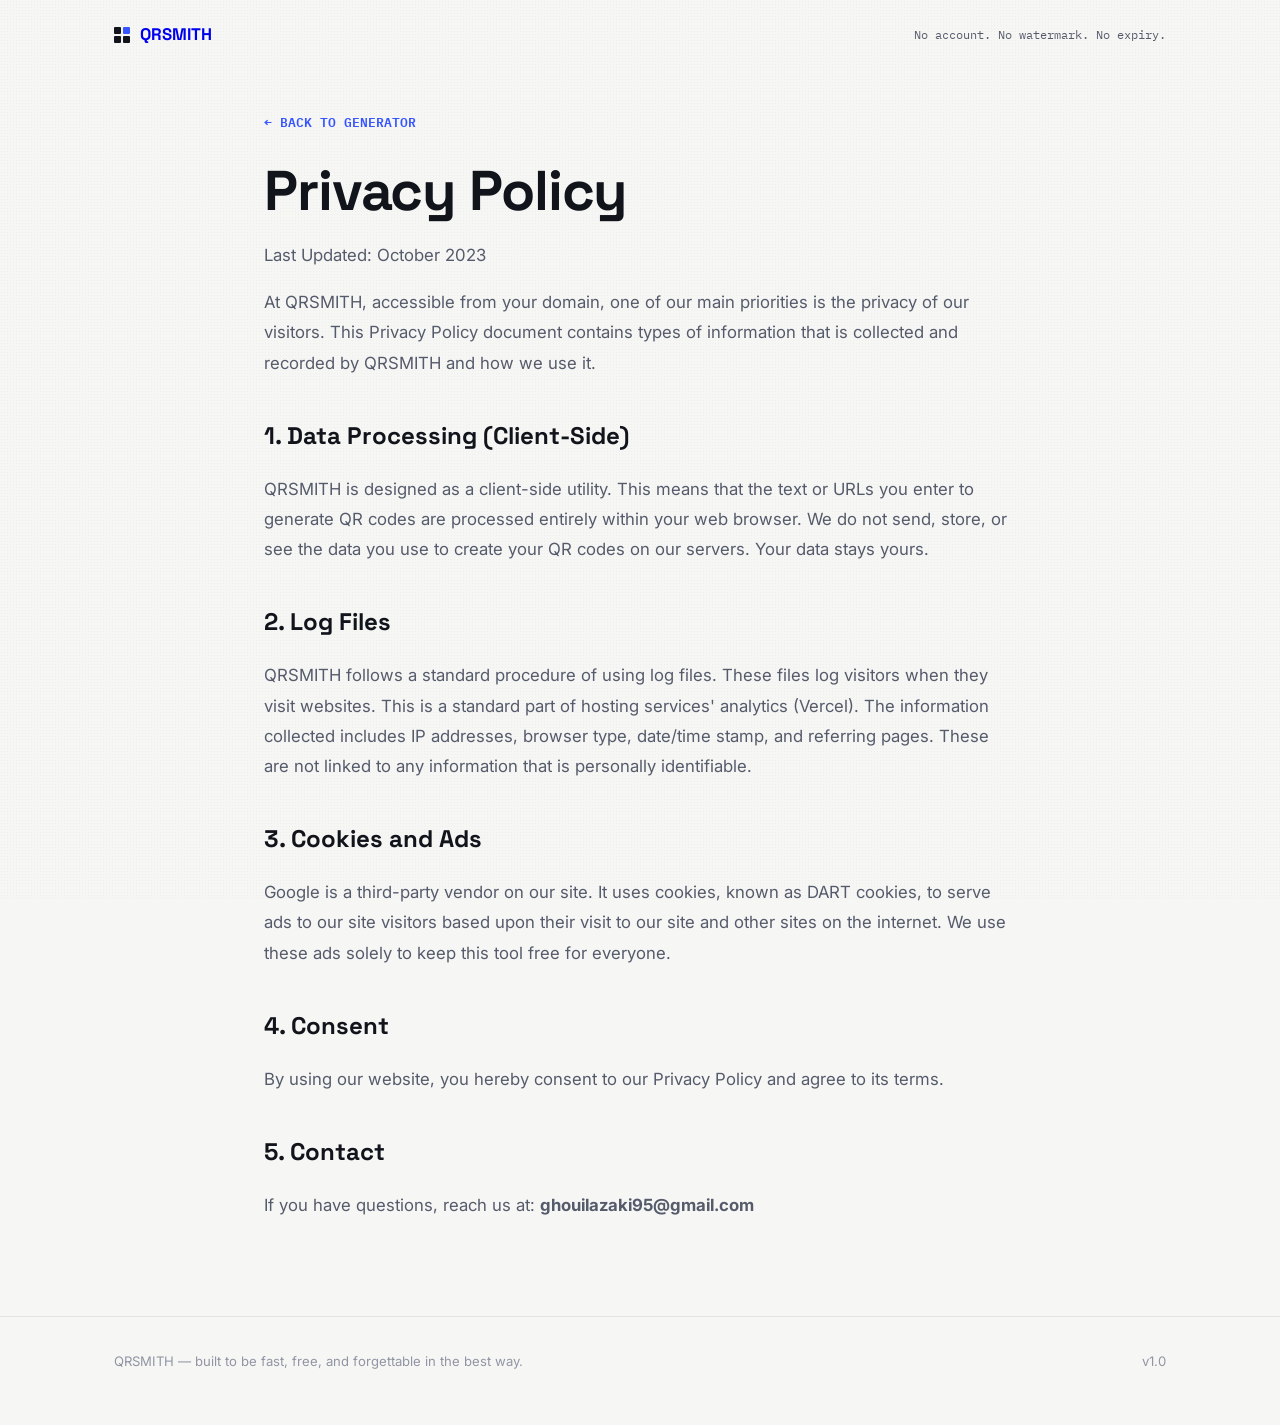
<file: privacy.html>
<!DOCTYPE html>
<html lang="en">
<head>
<link rel="canonical" href="https://www.qr-smith.com/privacy.html" />
<!-- Google tag (gtag.js) -->
<script async src="https://www.googletagmanager.com/gtag/js?id=G-3TX10EJSD7"></script>
<script>
  window.dataLayer = window.dataLayer || [];
  function gtag(){dataLayer.push(arguments);}
  gtag('js', new Date());

  gtag('config', 'G-3TX10EJSD7');
</script>
<meta charset="UTF-8" />
<meta name="viewport" content="width=device-width, initial-scale=1.0" />
<title>Privacy Policy — QRSMITH</title>
<!-- We link to the same CSS file to get the same fonts and logo colors -->
<link rel="stylesheet" href="styles.css">

<link rel="preconnect" href="https://fonts.googleapis.com">
<link rel="preconnect" href="https://fonts.gstatic.com" crossorigin>
<link href="https://fonts.googleapis.com/css2?family=Space+Grotesk:wght@500;600;700&family=Inter:wght@400;500;600&family=IBM+Plex+Mono:wght@400;500&display=swap" rel="stylesheet">

<style>
    /* FIX: Added 24px horizontal padding for mobile */
    .policy-content { 
        padding: 40px 24px 80px; 
        max-width: 800px; 
        margin: 0 auto; 
        position: relative; 
        z-index: 1; 
    }
    
    .policy-content h1 { 
        font-family: var(--font-display); 
        font-weight: 700; 
        font-size: clamp(2.2rem, 8vw, 3.5rem); 
        margin-bottom: 20px; 
        letter-spacing: -0.02em; 
    }
    
    .policy-content h2 { 
        font-family: var(--font-display); 
        margin-top: 40px; 
        font-weight: 700; 
        color: var(--color-ink); 
    }
    
    .policy-content p, .policy-content li { 
        color: var(--color-ink-soft); 
        line-height: 1.8; 
        margin-bottom: 16px; 
        font-family: var(--font-body); 
        font-size: 1.05rem;
    }
    
    .back-home { 
        display: inline-block; 
        margin-bottom: 30px; 
        color: var(--color-accent); 
        font-weight: 600; 
        text-decoration: none; 
        font-family: var(--font-mono); 
        font-size: 0.8rem; 
    }
    
    .back-home:hover { text-decoration: underline; }

    /* Ensure mobile text doesn't feel too big */
    @media (max-width: 600px) {
        .policy-content { padding: 30px 20px 60px; }
        .policy-content p { font-size: 1rem; }
    }
</style>
</head>
<body>
  <!-- The background noise layer from the main page -->
  <div class="noise-layer" aria-hidden="true"></div>

  <!-- EXACT SAME HEADER AS MAIN PAGE -->
  <header class="topbar">
    <div class="wrap topbar-inner">
      <a class="mark" href="index.html" aria-label="QRSMITH home">
        <span class="mark-glyph" aria-hidden="true">
          <span></span><span></span><span></span><span></span>
        </span>
        QRSMITH
      </a>
      <p class="topbar-note">No account. No watermark. No expiry.</p>
    </div>
  </header>

  <main class="wrap policy-content">
    <a href="index.html" class="back-home">← BACK TO GENERATOR</a>
    
    <h1>Privacy Policy</h1>
    <p>Last Updated: October 2023</p>

    <p>At QRSMITH, accessible from your domain, one of our main priorities is the privacy of our visitors. This Privacy Policy document contains types of information that is collected and recorded by QRSMITH and how we use it.</p>

    <h2>1. Data Processing (Client-Side)</h2>
    <p>QRSMITH is designed as a client-side utility. This means that the text or URLs you enter to generate QR codes are processed entirely within your web browser. We do not send, store, or see the data you use to create your QR codes on our servers. Your data stays yours.</p>

    <h2>2. Log Files</h2>
    <p>QRSMITH follows a standard procedure of using log files. These files log visitors when they visit websites. This is a standard part of hosting services' analytics (Vercel). The information collected includes IP addresses, browser type, date/time stamp, and referring pages. These are not linked to any information that is personally identifiable.</p>

    <h2>3. Cookies and Ads</h2>
    <p>Google is a third-party vendor on our site. It uses cookies, known as DART cookies, to serve ads to our site visitors based upon their visit to our site and other sites on the internet. We use these ads solely to keep this tool free for everyone.</p>

    <h2>4. Consent</h2>
    <p>By using our website, you hereby consent to our Privacy Policy and agree to its terms.</p>

    <h2>5. Contact</h2>
    <p>If you have questions, reach us at: <strong>ghouilazaki95@gmail.com</strong></p>
  </main>

  <footer class="site-footer">
    <div class="wrap footer-inner">
      <p>QRSMITH — built to be fast, free, and forgettable in the best way.</p>
      <p class="footer-mono">v1.0</p>
    </div>
  </footer>
</body>
</html>
</file>
<file: styles.css>
/* ============================================
   QRSMITH — design tokens
   ============================================ */
:root {
  --color-bg: #F6F7F5;
  --color-surface: #FFFFFF;
  --color-ink: #12141C;
  --color-ink-soft: #565B6B;
  --color-ink-faint: #9195A3;
  --color-accent: #3654FF;
  --color-accent-ink: #1F2FB8;
  --color-signal: #C6FF3D;
  --color-border: #E3E5E0;
  --color-ad-bg: #EEF0EC;
  --color-warn: #B45309;
  --color-warn-bg: #FEF3E2;

  --font-display: 'Space Grotesk', ui-sans-serif, system-ui, sans-serif;
  --font-body: 'Inter', ui-sans-serif, system-ui, sans-serif;
  --font-mono: 'IBM Plex Mono', ui-monospace, 'SFMono-Regular', monospace;

  --radius-sm: 8px;
  --radius-md: 14px;
  --radius-lg: 22px;

  --wrap-max: 1100px;
}

/* ============================================
   Global
   ============================================ */
* { box-sizing: border-box; }
html { 
  scroll-behavior: smooth; 
  -webkit-text-size-adjust: 100%;
}

body {
  margin: 0;
  background: var(--color-bg);
  color: var(--color-ink);
  font-family: var(--font-body);
  line-height: 1.5;
  -webkit-font-smoothing: antialiased;
  overflow-x: hidden;
}

.wrap {
  max-width: var(--wrap-max);
  margin: 0 auto;
  padding: 0 24px; /* Increased side padding for better spacing */
  width: 100%;
}

.noise-layer {
  position: fixed;
  inset: 0;
  pointer-events: none;
  z-index: 0;
  opacity: 0.035;
  background-image: radial-gradient(circle, var(--color-ink) 1px, transparent 1px);
  background-size: 3px 3px;
}

/* ============================================
   Topbar
   ============================================ */
.topbar { padding: 22px 0; position: relative; z-index: 1; }
.topbar-inner { display: flex; align-items: center; justify-content: space-between; gap: 16px; flex-wrap: wrap; }
.mark { font-family: var(--font-display); font-weight: 700; font-size: 1.05rem; text-decoration: none; display: inline-flex; align-items: center; gap: 10px; }
.mark-glyph { display: inline-grid; grid-template-columns: repeat(2, 1fr); gap: 2px; width: 16px; height: 16px; }
.mark-glyph span { background: var(--color-ink); border-radius: 1px; }
.mark-glyph span:nth-child(2) { background: var(--color-accent); }
.topbar-note { font-family: var(--font-mono); font-size: 0.75rem; color: var(--color-ink-soft); margin: 0; }

/* ============================================
   Hero
   ============================================ */
.hero { padding: 28px 24px 8px; position: relative; z-index: 1; }
.eyebrow { font-family: var(--font-mono); font-size: 0.72rem; letter-spacing: 0.12em; color: var(--color-accent-ink); margin: 0 0 14px; }
h1 { font-family: var(--font-display); font-weight: 700; font-size: clamp(2.2rem, 5.4vw, 3.6rem); line-height: 1.03; letter-spacing: -0.01em; margin: 0 0 16px; }
.hero-sub { font-size: 1.05rem; color: var(--color-ink-soft); max-width: 46ch; margin: 0; }

/* ============================================
   Studio & Grid
   ============================================ */
.studio { 
  padding: 36px 0 20px; /* Changed 0 to nothing or handle via children */
  position: relative; 
  z-index: 1; 
}
.studio-grid { display: grid; grid-template-columns: 1fr; gap: 20px; }

@media (min-width: 900px) {
  .studio-grid { grid-template-columns: 1.1fr 0.9fr; }
}

.panel {
  background: var(--color-surface);
  border: 1px solid var(--color-border);
  border-radius: var(--radius-lg);
  padding: 26px;
}

.field-label { display: block; font-family: var(--font-mono); font-size: 0.72rem; text-transform: uppercase; color: var(--color-ink-soft); margin-bottom: 8px; }

.text-input {
  width: 100%;
  min-height: 96px;
  padding: 14px;
  font-size: 16px; /* Fix mobile zoom */
  border: 1.5px solid var(--color-border);
  border-radius: var(--radius-md);
  background: var(--color-bg);
  font-family: inherit;
}

.controls-row { display: flex; gap: 16px; margin-top: 22px; flex-wrap: wrap; }
.control { flex: 1 1 140px; }
.control-wide { flex: 1 1 100%; }

.swatch-input { display: flex; align-items: center; gap: 10px; border: 1.5px solid var(--color-border); border-radius: var(--radius-sm); padding: 8px 12px; background: var(--color-bg); }
.swatch-input input { width: 28px; height: 28px; border: none; cursor: pointer; }
.swatch-value { font-family: var(--font-mono); font-size: 0.8rem; }

.select-input { width: 100%; padding: 10px; border-radius: var(--radius-sm); border: 1.5px solid var(--color-border); background: var(--color-bg); }

/* ============================================
   Preview Area (THE SCANNER)
   ============================================ */
.preview-panel { display: flex; flex-direction: column; align-items: center; justify-content: center; gap: 16px; }
.scan-target {
  position: relative;
  width: 100%;
  max-width: 320px;
  aspect-ratio: 1 / 1;
  background: var(--color-bg);
  border-radius: var(--radius-md);
  display: flex;
  align-items: center;
  justify-content: center;
  overflow: hidden;
}

#qr-canvas { width: 88% !important; height: 88% !important; border-radius: 4px; }

.corner { position: absolute; width: 22px; height: 22px; border: 3px solid var(--color-signal); z-index: 2; }
.corner-tl { top: 10px; left: 10px; border-right: none; border-bottom: none; border-radius: 6px 0 0 0; }
.corner-tr { top: 10px; right: 10px; border-left: none; border-bottom: none; border-radius: 0 6px 0 0; }
.corner-bl { bottom: 10px; left: 10px; border-right: none; border-top: none; border-radius: 0 0 0 6px; }
.corner-br { bottom: 10px; right: 10px; border-left: none; border-top: none; border-radius: 0 0 6px 0; }

.scan-line {
  position: absolute; left: 8%; right: 8%; height: 2px;
  background: linear-gradient(90deg, transparent, var(--color-signal), transparent);
  top: 6%; opacity: 0; z-index: 3; pointer-events: none;
}
.scan-line.is-active { animation: sweep 0.7s ease-out; }
@keyframes sweep { 0% { top: 6%; opacity: 0; } 15% { opacity: 1; } 100% { top: 92%; opacity: 0; } }

.empty-state { position: absolute; inset: 0; display: flex; flex-direction: column; align-items: center; justify-content: center; color: var(--color-ink-faint); }
.empty-glyph { display: grid; grid-template-columns: repeat(3, 10px); gap: 3px; margin-bottom: 10px; }
.empty-glyph span { width: 10px; height: 10px; background: var(--color-border); border-radius: 1px; }

.preview-caption { font-family: var(--font-mono); font-size: 0.75rem; color: var(--color-ink-faint); text-align: center; }

/* ============================================
   Buttons & Ads
   ============================================ */
.download-row {
  display: grid;
  grid-template-columns: 1fr;
  gap: 12px;
  margin-top: 24px;
  padding: 0 20px; /* Add this line to create space from the phone edges */
}

/* Remove the extra padding on Desktop because the container handles it there */
@media (min-width: 600px) {
  .download-row { 
    grid-template-columns: repeat(3, 1fr); 
    padding: 0; 
  }
}
.btn { 
  display: flex; 
  flex-direction: column; 
  align-items: center; /* Center the text inside the button */
  justify-content: center;
  padding: 18px; 
  border-radius: var(--radius-md); 
  border: none; 
  cursor: pointer; 
  transition: all 0.2s ease;
  box-shadow: 0 2px 0 rgba(0,0,0,0.1); /* Adds a tiny bit of depth */
}

.btn:active { 
  transform: translateY(2px); /* Makes it feel like a real button click */
  box-shadow: none;
}
.btn-primary { background: var(--color-ink); color: white; }
.btn-label { font-family: var(--font-display); font-weight: 600; font-size: 1.05rem; }
.btn-sub { font-size: 0.75rem; opacity: 0.7; }
.btn:disabled { opacity: 0.3; cursor: not-allowed; }

.ad-zone {
  margin-top: 28px;
  padding: 0 20px; /* Add this to keep ads away from the edges */
  text-align: center;
}
.ad-tag { font-family: var(--font-mono); font-size: 0.68rem; color: var(--color-ink-faint); text-transform: uppercase; }
.ad-slot { 
  width: 100%; max-width: 728px; margin: 8px auto; height: 90px; 
  background: var(--color-ad-bg); border: 1px dashed var(--color-border); 
  display: flex; align-items: center; justify-content: center; font-size: 0.7rem; color: var(--color-ink-faint);
}
@media (max-width: 768px) { .ad-slot { height: 50px; } }

/* ============================================
   Footer & Trust
   ============================================ */
.trust {
  padding: 60px 24px;
  display: grid;
  grid-template-columns: 1fr;
  gap: 20px;
}

@media (min-width: 800px) {
  .trust {
    grid-template-columns: repeat(3, 1fr);
  }
}

.trust-item {
  display: flex;
  flex-direction: column; /* Stack icon on top of text */
  align-items: flex-start;
  gap: 16px;
  background: var(--color-surface);
  padding: 24px;
  border-radius: var(--radius-md);
  border: 1px solid var(--color-border);
  transition: transform 0.2s ease, box-shadow 0.2s ease;
}

.trust-item:hover {
  transform: translateY(-4px);
  box-shadow: 0 12px 24px -10px rgba(0,0,0,0.05);
}

.trust-icon {
  width: 42px;
  height: 42px;
  background: var(--color-bg);
  color: var(--color-accent);
  display: flex;
  align-items: center;
  justify-content: center;
  border-radius: 12px;
  flex-shrink: 0;
}

.trust-item p {
  margin: 0;
  font-size: 0.95rem;
  color: var(--color-ink-soft);
  line-height: 1.6;
}

.trust-item p strong {
  color: var(--color-ink);
  font-weight: 600;
}
.trust-tag { font-family: var(--font-mono); font-size: 0.72rem; color: var(--color-accent-ink); border: 1px solid var(--color-border); padding: 2px 6px; border-radius: 4px; }

.site-footer { border-top: 1px solid var(--color-border); padding: 22px 0 40px; }
.footer-inner { display: flex; justify-content: space-between; flex-wrap: wrap; font-size: 0.82rem; color: var(--color-ink-faint); }
</file>
